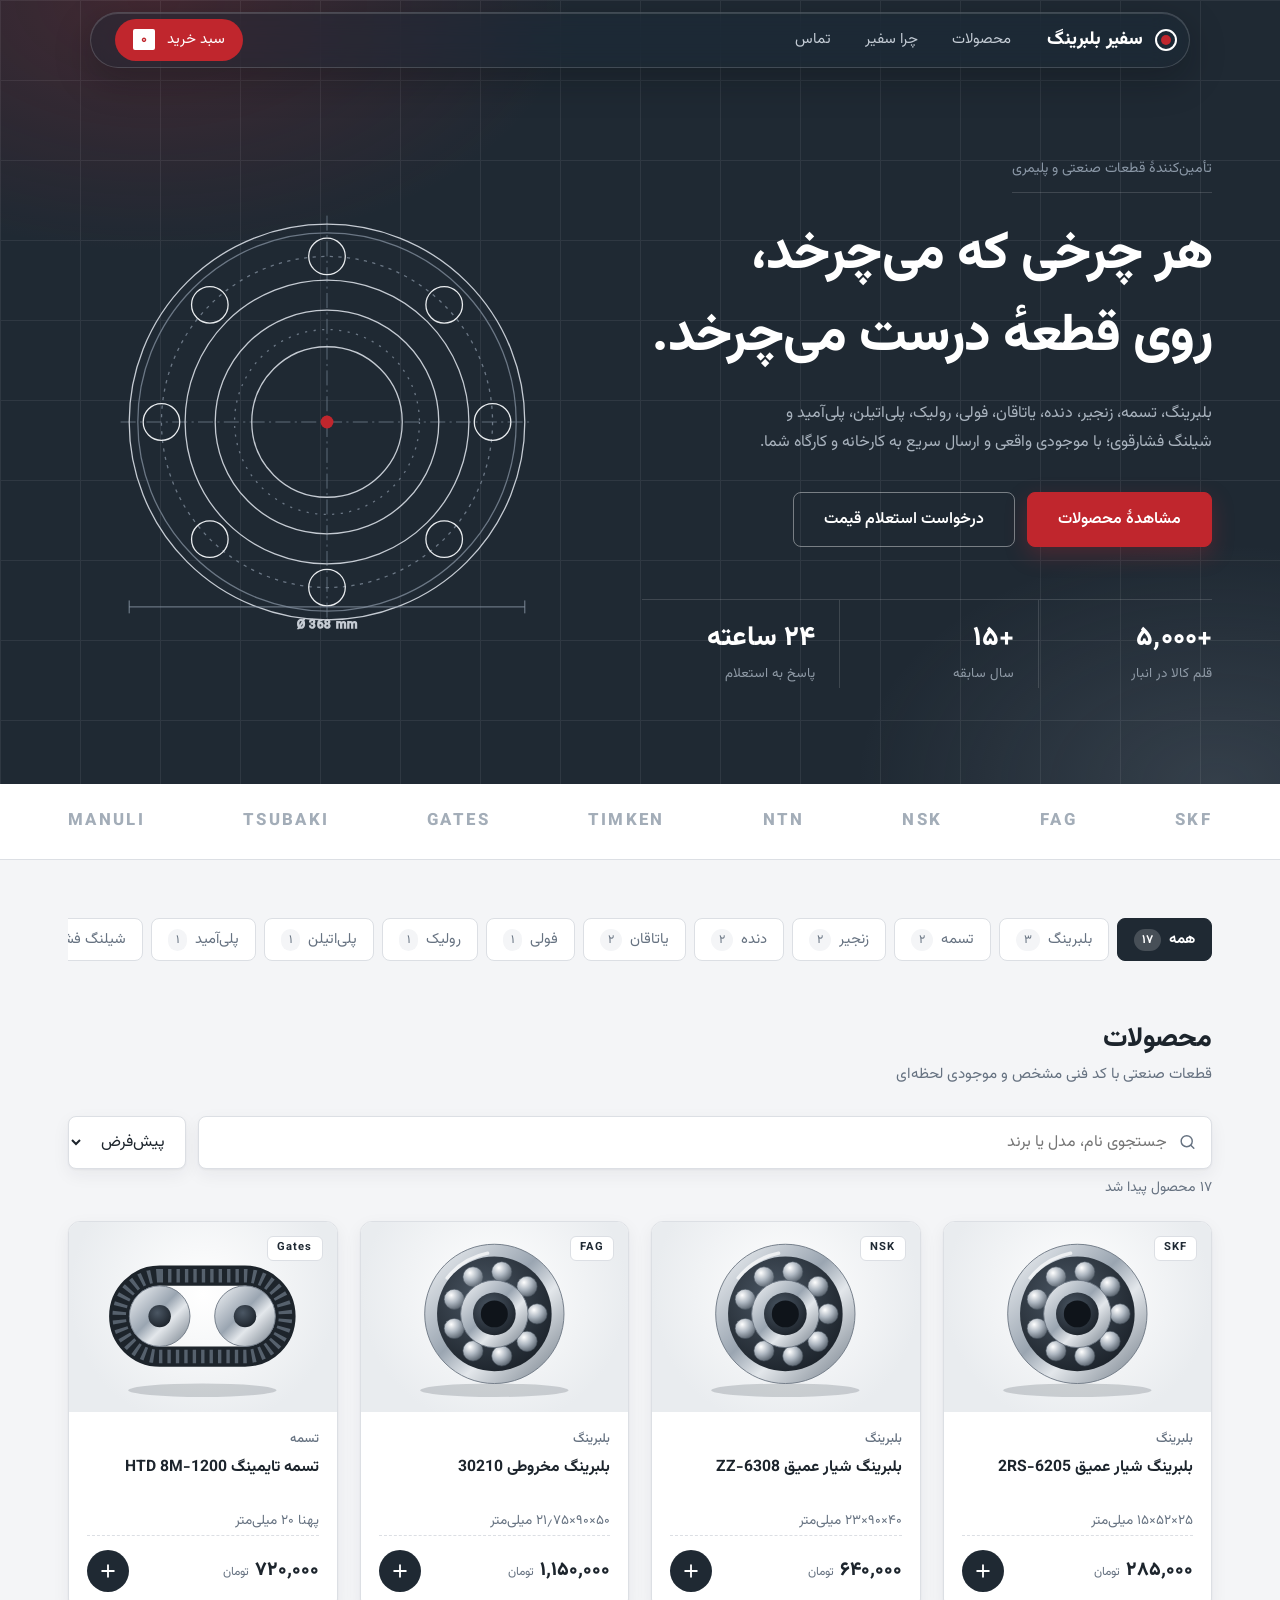
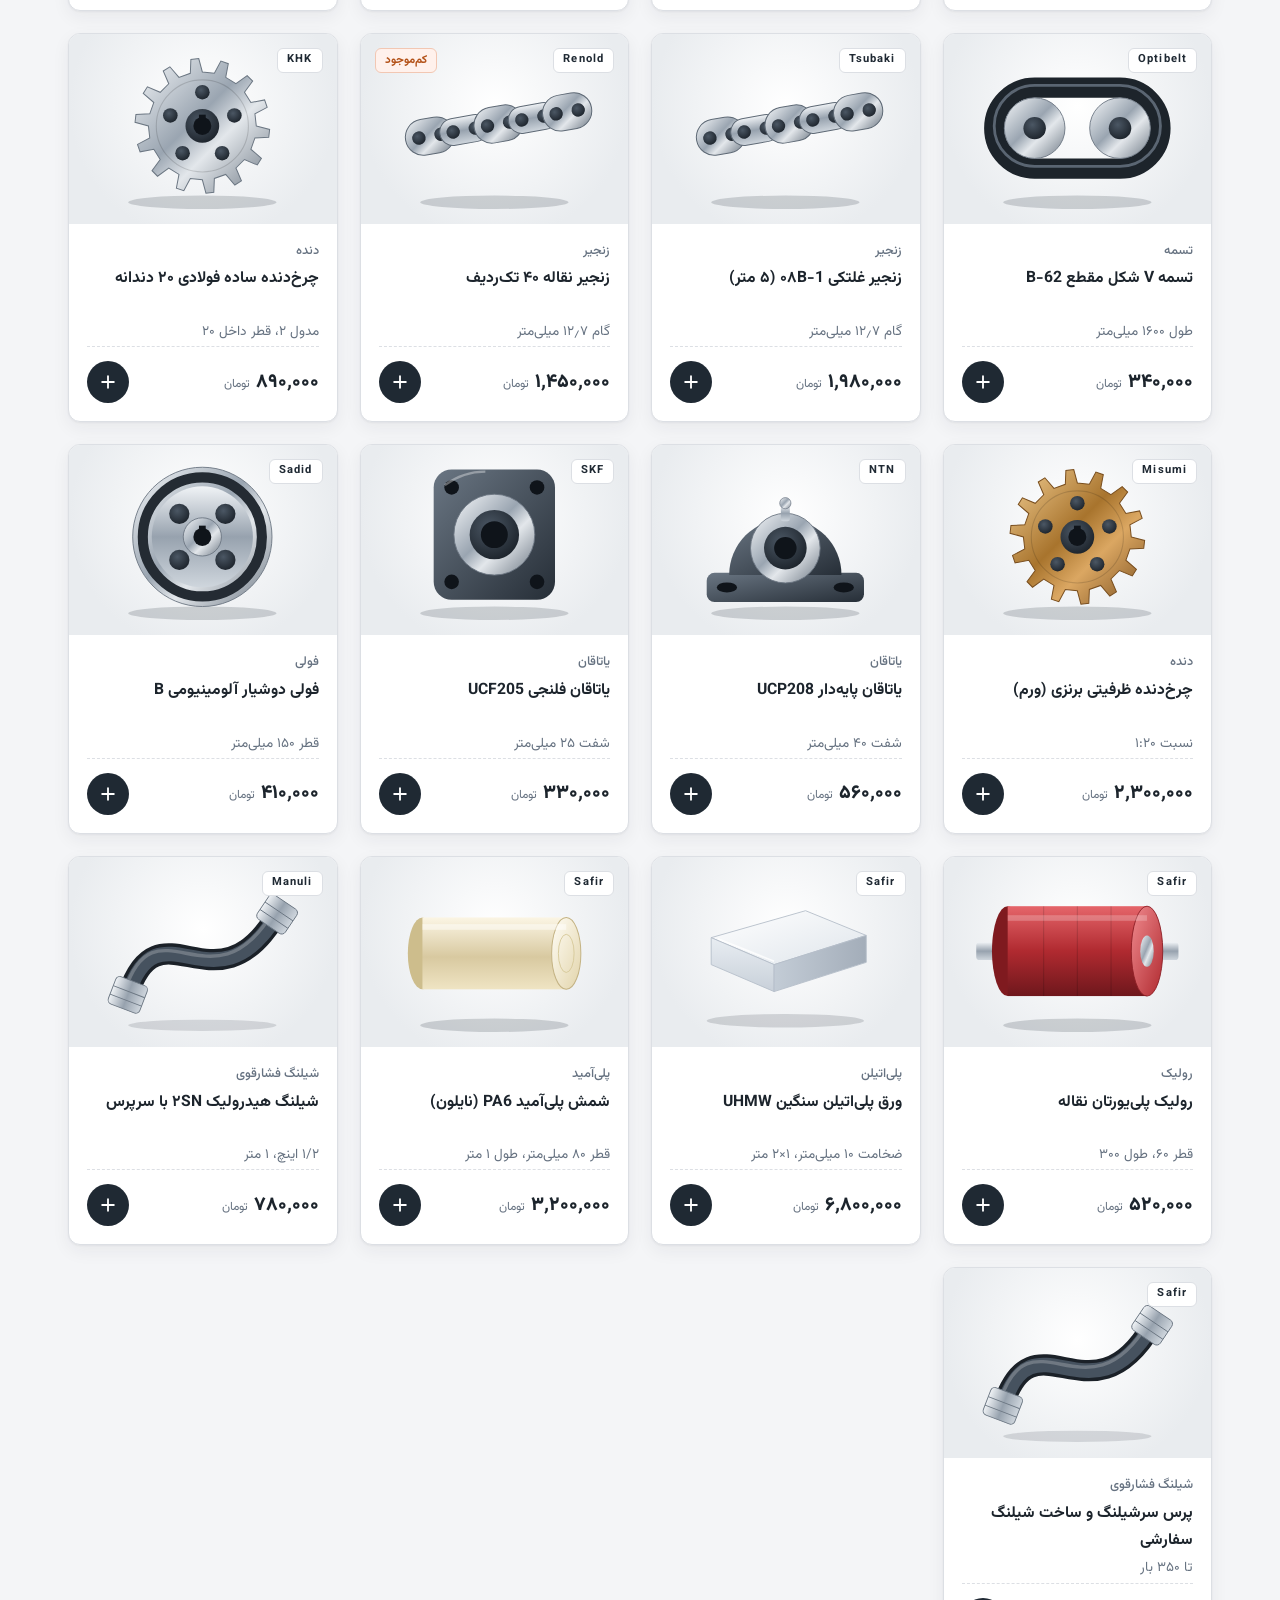
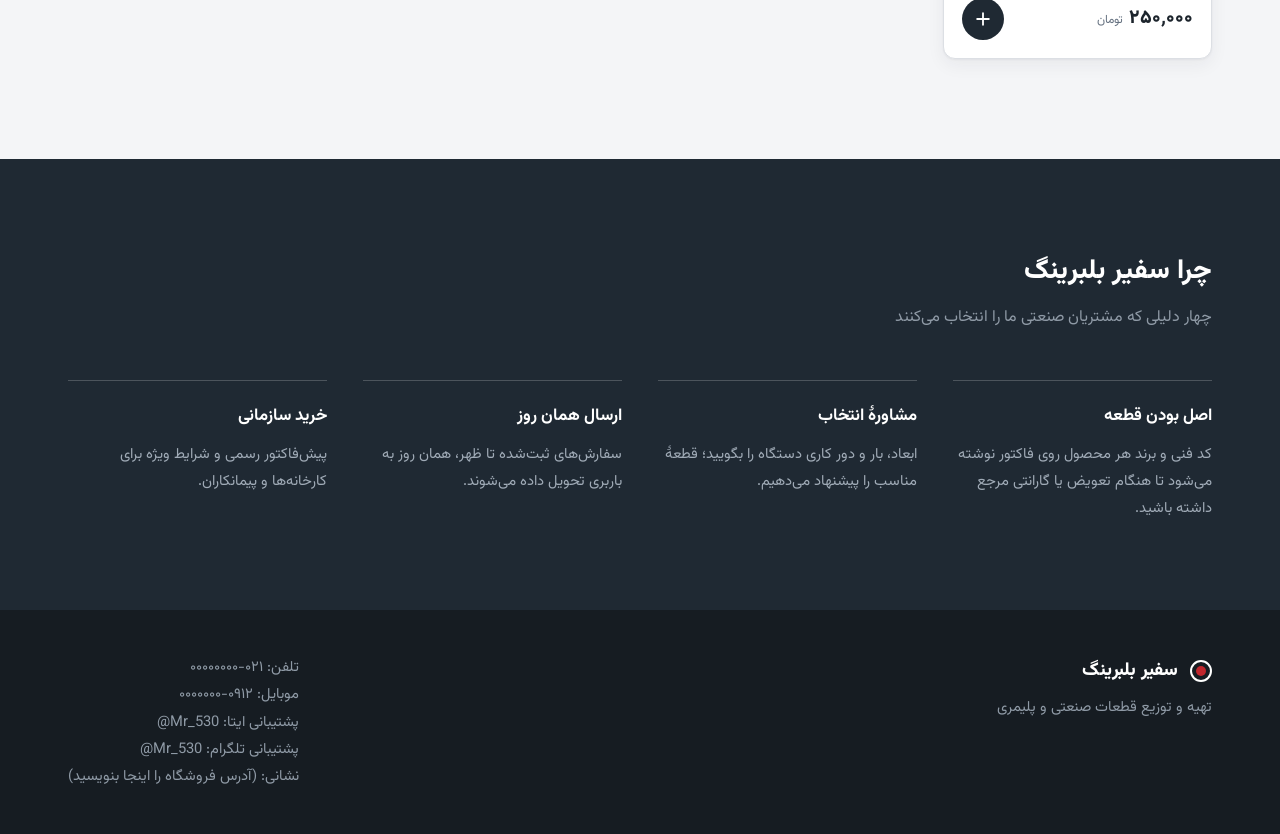
<file: index.html>
<!DOCTYPE html>
<html lang="fa" dir="rtl">
<head>
<meta charset="UTF-8">
<meta name="viewport" content="width=device-width, initial-scale=1">
<title>سفیر بلبرینگ | تهیه و توزیع قطعات صنعتی</title>
<meta name="description" content="تهیه و توزیع بلبرینگ، تسمه، زنجیر، دنده، یاتاقان، فولی، رولیک، پلی‌اتیلن، پلی‌آمید و شیلنگ‌های فشارقوی">
<link rel="preconnect" href="https://fonts.googleapis.com">
<link rel="preconnect" href="https://fonts.gstatic.com" crossorigin>
<link href="https://fonts.googleapis.com/css2?family=Vazirmatn:wght@400;500;700;900&display=swap" rel="stylesheet">
<link rel="stylesheet" href="style.css">
</head>
<body>
<div class="progress" id="progress"></div>

<header class="top" id="top">
  <div class="wrap bar">
    <a class="logo" href="#"><span class="mark"></span>سفیر بلبرینگ</a>
    <nav class="nav">
      <a href="#products">محصولات</a>
      <a href="#why">چرا سفیر</a>
      <a href="#contact">تماس</a>
    </nav>
    <button class="cart-btn" id="openCart" aria-label="سبد خرید">
      سبد خرید <b id="cartCount">۰</b>
    </button>
  </div>
</header>

<section class="hero">
  <div class="wrap hero-grid">
    <div>
      <span class="tag">تأمین‌کنندهٔ قطعات صنعتی و پلیمری</span>
      <h1>هر چرخی که می‌چرخد،<br>روی قطعهٔ درست می‌چرخد.</h1>
      <p>بلبرینگ، تسمه، زنجیر، دنده، یاتاقان، فولی، رولیک، پلی‌اتیلن، پلی‌آمید و شیلنگ فشارقوی؛ با موجودی واقعی و ارسال سریع به کارخانه و کارگاه شما.</p>
      <div class="cta">
        <a class="btn primary" href="#products">مشاهدهٔ محصولات</a>
        <a class="btn" href="#contact">درخواست استعلام قیمت</a>
      </div>
      <div class="stats">
        <div><b data-count="5000" data-pre="+">+۵۰۰۰</b><span>قلم کالا در انبار</span></div>
        <div><b data-count="15" data-pre="+">+۱۵</b><span>سال سابقه</span></div>
        <div><b>۲۴ ساعته</b><span>پاسخ به استعلام</span></div>
      </div>
    </div>
    <div class="bearing" aria-hidden="true">
      <svg viewBox="0 0 400 400" fill="none" stroke="#c5cbd3" stroke-width="1.2">
        <path d="M200 8v384M8 200h384" stroke="#6b7785" stroke-dasharray="14 4 2 4" stroke-width=".8"/>
        <circle cx="200" cy="200" r="184"/><circle cx="200" cy="200" r="176" stroke="#6b7785"/>
        <circle cx="200" cy="200" r="132"/>
        <g class="spin"><circle cx="200" cy="200" r="154" stroke="#6b7785" stroke-dasharray="3 5"/>
          <g stroke="#e9ecef"><circle cx="200" cy="200" r="17" transform="translate(0 -154)"/><circle cx="200" cy="200" r="17" transform="translate(109 -109)"/><circle cx="200" cy="200" r="17" transform="translate(154 0)"/><circle cx="200" cy="200" r="17" transform="translate(109 109)"/><circle cx="200" cy="200" r="17" transform="translate(0 154)"/><circle cx="200" cy="200" r="17" transform="translate(-109 109)"/><circle cx="200" cy="200" r="17" transform="translate(-154 0)"/><circle cx="200" cy="200" r="17" transform="translate(-109 -109)"/></g></g>
        <circle cx="200" cy="200" r="104"/><circle cx="200" cy="200" r="70"/>
        <g class="spin2"><circle cx="200" cy="200" r="86" stroke="#6b7785" stroke-dasharray="2 6"/></g>
        <circle cx="200" cy="200" r="6" fill="#C0262D" stroke="none"/>
        <path d="M16 372h368M16 366v12M384 366v12" stroke="#8A97A6" stroke-width=".8"/>
        <text x="200" y="392" text-anchor="middle">Ø 368 mm</text>
      </svg>
    </div>
  </div>
</section>

<div class="brands" aria-hidden="true"><div class="track">
  <span>SKF</span><span>FAG</span><span>NSK</span><span>NTN</span><span>TIMKEN</span><span>GATES</span><span>TSUBAKI</span><span>MANULI</span>
  <span>SKF</span><span>FAG</span><span>NSK</span><span>NTN</span><span>TIMKEN</span><span>GATES</span><span>TSUBAKI</span><span>MANULI</span>
</div></div>

<section class="wrap cats" aria-label="دسته‌بندی">
  <div class="chips" id="chips"></div>
</section>

<main class="wrap" id="products">
  <div class="sec-head"><h2>محصولات</h2><p>قطعات صنعتی با کد فنی مشخص و موجودی لحظه‌ای</p></div>
  <div class="tools">
    <label class="search"><svg viewBox="0 0 24 24" fill="none" stroke="currentColor" stroke-width="1.8" stroke-linecap="round"><circle cx="11" cy="11" r="7"/><path d="m20 20-3.5-3.5"/></svg><input id="search" type="search" placeholder="جستجوی نام، مدل یا برند"></label>
    <select id="sort" aria-label="مرتب‌سازی">
      <option value="def">پیش‌فرض</option>
      <option value="asc">ارزان‌ترین</option>
      <option value="desc">گران‌ترین</option>
    </select>
  </div>
  <p class="found" id="found"></p>
  <div class="grid" id="grid"></div>
</main>

<section class="why-band" id="why"><div class="wrap">
  <h2 class="rv">چرا سفیر بلبرینگ</h2>
  <p class="sub rv">چهار دلیلی که مشتریان صنعتی ما را انتخاب می‌کنند</p>
  <div class="why-grid">
    <div class="rv"><h3>اصل بودن قطعه</h3><p>کد فنی و برند هر محصول روی فاکتور نوشته می‌شود تا هنگام تعویض یا گارانتی مرجع داشته باشید.</p></div>
    <div class="rv"><h3>مشاورهٔ انتخاب</h3><p>ابعاد، بار و دور کاری دستگاه را بگویید؛ قطعهٔ مناسب را پیشنهاد می‌دهیم.</p></div>
    <div class="rv"><h3>ارسال همان روز</h3><p>سفارش‌های ثبت‌شده تا ظهر، همان روز به باربری تحویل داده می‌شوند.</p></div>
    <div class="rv"><h3>خرید سازمانی</h3><p>پیش‌فاکتور رسمی و شرایط ویژه برای کارخانه‌ها و پیمانکاران.</p></div>
  </div>
</div></section>

<footer id="contact">
  <div class="wrap foot">
    <div>
      <b class="logo"><span class="mark"></span>سفیر بلبرینگ</b>
      <p>تهیه و توزیع قطعات صنعتی و پلیمری</p>
    </div>
    <div>
      <p>تلفن: ۰۲۱-۰۰۰۰۰۰۰۰</p>
      <p>موبایل: ۰۹۱۲-۰۰۰۰۰۰۰</p>
      <p>پشتیبانی ایتا: <a id="fEitaa" href="#" target="_blank" rel="noopener" dir="ltr"></a></p>
      <p>پشتیبانی تلگرام: <a id="fTg" href="#" target="_blank" rel="noopener" dir="ltr"></a></p>
      <p>نشانی: (آدرس فروشگاه را اینجا بنویسید)</p>
    </div>
  </div>
</footer>

<div class="overlay" id="overlay"></div>
<aside class="drawer" id="drawer" data-step="1" aria-label="سبد خرید">
  <div class="d-top">
    <div class="d-title"><h2>سبد خرید</h2><span class="d-count" id="headCount"></span></div>
    <div class="dh-actions"><button class="link" id="clear">خالی کردن</button><button class="d-x" id="closeCart" aria-label="بستن">✕</button></div>
  </div>
  <ol class="steps" id="steps">
    <li class="s1"><i>۱</i>مرور سبد</li>
    <li class="s2"><i>۲</i>اطلاعات و ثبت</li>
  </ol>
  <div class="views">
    <div class="view v1"><div class="items" id="items"></div></div>
    <div class="view v2">
      <div class="rev"><span id="rev"></span><button class="link" id="backBtn">ویرایش سبد</button></div>
      <label class="fld"><span>نام یا نام شرکت</span><input id="cName" type="text" autocomplete="name"></label>
      <label class="fld"><span>شمارهٔ تماس <em>*</em></span><input id="cPhone" type="tel" autocomplete="tel" dir="ltr" placeholder="09xxxxxxxxx"></label>
      <label class="fld"><span>توضیحات (اختیاری)</span><textarea id="cNote" rows="3" placeholder="برند دلخواه، آدرس ارسال، نیاز به پیش‌فاکتور..."></textarea></label>
    </div>
  </div>
  <div class="drawer-foot" id="cartFoot">
    <div class="sum total"><span>جمع کل</span><b id="total">۰ <small>تومان</small></b></div>
    <button class="btn primary full f1" id="nextBtn">ادامه و تکمیل سفارش</button>
    <div class="f2">
      <button class="btn primary full" id="sendEitaa">ثبت سفارش در ایتا</button>
      <div class="alt"><button id="sendTg">ارسال در تلگرام</button><span>·</span><button id="copyOrder">کپی متن سفارش</button></div>
    </div>
    <p class="note">هزینهٔ ارسال و مالیات پس از تأیید کارشناس اعلام می‌شود.</p>
  </div>
</aside>
<div class="modal" id="modal" role="dialog" aria-modal="true"><button id="closeModal" aria-label="بستن">✕</button><div id="modalBody"></div></div>
<button class="totop" id="totop" aria-label="بازگشت به بالا">↑</button>
<div class="toast" id="toast" role="status"></div>

<script src="data.js"></script>
<script src="script.js"></script>
</body>
</html>
</file>
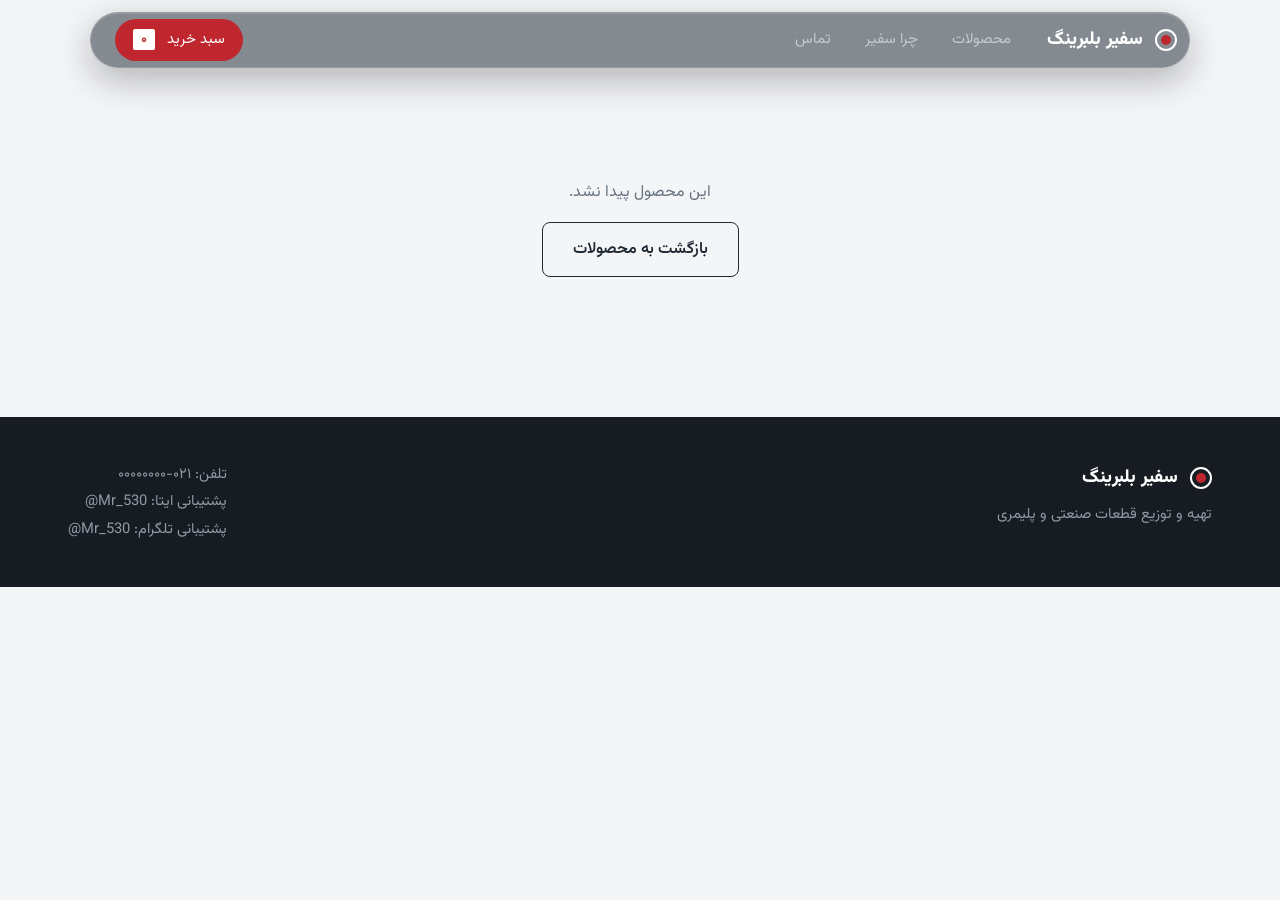
<file: product.html>
<!DOCTYPE html>
<html lang="fa" dir="rtl">
<head>
<meta charset="UTF-8">
<meta name="viewport" content="width=device-width, initial-scale=1">
<title>محصول | سفیر بلبرینگ</title>
<meta name="description" content="مشخصات و قیمت محصول در فروشگاه سفیر بلبرینگ" id="metaDesc">
<link rel="preconnect" href="https://fonts.googleapis.com">
<link rel="preconnect" href="https://fonts.gstatic.com" crossorigin>
<link href="https://fonts.googleapis.com/css2?family=Vazirmatn:wght@400;500;700;900&display=swap" rel="stylesheet">
<link rel="stylesheet" href="style.css">
</head>
<body class="inner">
<div class="progress" id="progress"></div>
<header class="top" id="top">
  <div class="wrap bar">
    <a class="logo" href="index.html"><span class="mark"></span>سفیر بلبرینگ</a>
    <nav class="nav">
      <a href="index.html#products">محصولات</a>
      <a href="index.html#why">چرا سفیر</a>
      <a href="index.html#contact">تماس</a>
    </nav>
    <a class="cart-btn" href="index.html?cart=1">سبد خرید <b id="cartCount">۰</b></a>
  </div>
</header>

<main class="wrap pdp-page" id="page"></main>

<footer id="contact">
  <div class="wrap foot">
    <div>
      <b class="logo"><span class="mark"></span>سفیر بلبرینگ</b>
      <p>تهیه و توزیع قطعات صنعتی و پلیمری</p>
    </div>
    <div>
      <p>تلفن: ۰۲۱-۰۰۰۰۰۰۰۰</p>
      <p>پشتیبانی ایتا: <a id="fEitaa" href="#" target="_blank" rel="noopener" dir="ltr"></a></p>
      <p>پشتیبانی تلگرام: <a id="fTg" href="#" target="_blank" rel="noopener" dir="ltr"></a></p>
    </div>
  </div>
</footer>
<div class="toast" id="toast" role="status"></div>
<script src="data.js"></script>
<script src="product.js"></script>
</body>
</html>
</file>
<file: style.css>
:root{
  --ink:#1F2933; --ink2:#2e3b48; --red:#C0262D; --red2:#E5484D; --steel:#8A97A6;
  --bg:#F4F5F7; --card:#fff; --line:#dcdfe4; --text:#1c242c; --muted:#667281; --ok:#1d7a52; --warn:#b4531a;
  --r:3px;
}
*{box-sizing:border-box;margin:0}
html{scroll-behavior:smooth;scroll-padding-top:80px}
body{font-family:'Vazirmatn',Tahoma,sans-serif;color:var(--text);background:var(--bg);line-height:1.85;font-weight:400}
a{color:inherit;text-decoration:none}
button,input,select{font:inherit;color:inherit}
:focus-visible{outline:2px solid var(--red);outline-offset:3px}
.wrap{max-width:1200px;margin:auto;padding:0 28px;position:relative}
.progress{position:fixed;top:0;inset-inline:0;height:2px;z-index:50;background:var(--red);transform-origin:right;transform:scaleX(0)}

/* header */
.top{position:sticky;top:0;z-index:20;background:var(--ink);color:#fff;border-bottom:1px solid rgba(255,255,255,.08);transition:.3s}
.bar{display:flex;align-items:center;gap:36px;height:72px;transition:.3s}
.top.shrunk .bar{height:58px}
.logo{display:flex;align-items:center;gap:12px;font-weight:800;font-size:1.15rem;letter-spacing:-.01em}
.mark{width:22px;height:22px;border-radius:50%;border:2px solid #fff;position:relative}
.mark::after{content:"";position:absolute;inset:4px;border-radius:50%;background:var(--red)}
.nav{display:flex;gap:30px;margin-inline-end:auto;color:#b4bcc6;font-size:.93rem}
.nav a{position:relative;padding:4px 0;transition:.2s}
.nav a::after{content:"";position:absolute;bottom:0;inset-inline:0;height:1px;background:#fff;transform:scaleX(0);transition:.25s}
.nav a:hover{color:#fff}.nav a:hover::after{transform:scaleX(1)}
.cart-btn{background:transparent;color:#fff;border:1px solid rgba(255,255,255,.35);border-radius:var(--r);padding:7px 18px;cursor:pointer;transition:.2s;font-size:.93rem}
.cart-btn:hover{background:#fff;color:var(--ink)}
.cart-btn b{background:var(--red);color:#fff;border-radius:2px;padding:0 8px;margin-inline-start:8px;font-size:.85rem}

/* hero */
.hero{background:var(--ink);color:#fff;padding:88px 0 96px;position:relative;overflow:hidden}
.hero::before{content:"";position:absolute;inset:0;opacity:.07;background-image:linear-gradient(#fff 1px,transparent 1px),linear-gradient(90deg,#fff 1px,transparent 1px);background-size:80px 80px}
.hero-grid{display:grid;grid-template-columns:1.1fr 1fr;gap:56px;align-items:center}
.tag{display:block;font-size:.88rem;color:var(--steel);margin-bottom:22px;padding-bottom:10px;border-bottom:1px solid rgba(255,255,255,.14);max-width:max-content}
.hero h1{font-size:clamp(2rem,4.2vw,3.3rem);line-height:1.55;font-weight:800;margin-bottom:20px;letter-spacing:-.01em}
.hero p{max-width:52ch;color:#a9b3be;margin-bottom:34px}
.cta{display:flex;flex-wrap:wrap;gap:12px}
.btn{display:inline-block;border:1px solid var(--line);background:transparent;color:inherit;border-radius:var(--r);padding:12px 30px;font-weight:600;cursor:pointer;transition:.25s}
.hero .btn{border-color:rgba(255,255,255,.4);color:#fff}
.hero .btn:hover{background:#fff;color:var(--ink)}
.btn.primary,.hero .btn.primary{background:var(--red);border-color:var(--red);color:#fff}
.btn.primary:hover,.hero .btn.primary:hover{background:#a51f25;border-color:#a51f25;color:#fff}
.btn.full{width:100%}
.btn:disabled{opacity:.4;cursor:not-allowed}
.stats{display:flex;margin-top:52px;border-top:1px solid rgba(255,255,255,.14)}
.stats div{flex:1;padding:20px 0 0;padding-inline-end:20px}
.stats div+div{padding-inline-start:24px;border-inline-start:1px solid rgba(255,255,255,.14)}
.stats b{display:block;font-size:1.7rem;font-weight:800;line-height:1.4}
.stats span{color:#8f9aa6;font-size:.84rem}

/* technical bearing drawing (precise, scroll-driven) */
.bearing{--rot:0deg;--py:0px;width:min(430px,86vw);margin:auto;transform:translateY(var(--py))}
.bearing svg{width:100%;height:auto;display:block;overflow:visible}
.bearing .spin{transform-box:fill-box;transform-origin:center;transform:rotate(var(--rot))}
.bearing .spin2{transform-box:fill-box;transform-origin:center;transform:rotate(calc(var(--rot) * -1.6))}
.bearing text{font-family:'Vazirmatn',sans-serif;font-size:11px;fill:#8f9aa6;letter-spacing:.06em}

/* brands */
.brands{background:#fff;border-bottom:1px solid var(--line)}
.track{display:flex;justify-content:space-between;gap:30px;max-width:1200px;margin:auto;padding:22px 28px;font-weight:800;font-size:1.05rem;color:#a3adb8;letter-spacing:.14em}
.track span:nth-child(n+9){display:none}

/* categories */
.cats{margin-top:56px}
.chips{display:flex;gap:0;overflow-x:auto;border-bottom:1px solid var(--line);scrollbar-width:none}
.chip{flex:none;border:0;background:none;padding:10px 20px;cursor:pointer;color:var(--muted);position:relative;transition:.2s}
.chip::after{content:"";position:absolute;bottom:-1px;inset-inline:0;height:2px;background:var(--red);transform:scaleX(0);transition:.25s}
.chip:hover{color:var(--ink)}
.chip.on{color:var(--ink);font-weight:700}
.chip.on::after{transform:scaleX(1)}

/* tools + grid */
.tools{display:flex;flex-wrap:wrap;gap:12px;margin:28px 0 6px}
.tools input{flex:1;min-width:220px}
.tools input,.tools select{background:#fff;border:1px solid var(--line);border-radius:var(--r);padding:11px 16px}
.tools input:focus{border-color:var(--ink);outline:0}
.found{color:var(--muted);font-size:.88rem;margin-bottom:20px}
.grid{display:grid;grid-template-columns:repeat(auto-fill,minmax(262px,1fr));gap:24px}
.card{background:var(--card);border:1px solid var(--line);border-radius:var(--r);overflow:hidden;display:flex;flex-direction:column;cursor:pointer;position:relative;transition:border-color .3s,box-shadow .3s,opacity .6s,transform .6s}
.card::after{content:"";position:absolute;bottom:0;inset-inline:0;height:2px;background:var(--red);transform:scaleX(0);transform-origin:right;transition:.35s}
.card:hover{border-color:#b9c0c9;box-shadow:0 14px 34px rgba(31,41,51,.1)}
.card:hover::after{transform:scaleX(1)}
.pic{height:176px;display:grid;place-items:center;color:var(--ink2);position:relative;background:#eceef1;border-bottom:1px solid var(--line)}
.pic svg{width:84px;height:84px}
.brand-tag{position:absolute;top:12px;inset-inline-start:12px;font-size:.72rem;font-weight:700;color:var(--muted);letter-spacing:.1em}
.info{padding:18px 20px 20px;display:flex;flex-direction:column;gap:3px;flex:1}
.info small{color:var(--red);font-weight:600;font-size:.8rem}
.info h3{font-size:1rem;line-height:1.7;font-weight:700}
.spec{font-size:.85rem;color:var(--muted)}
.stock{font-size:.8rem;color:var(--ok);font-weight:600}
.stock.low{color:var(--warn)}
.buy{display:flex;align-items:center;justify-content:space-between;margin-top:auto;padding-top:16px}
.price{font-weight:800;font-size:1.08rem}
.price span{font-weight:400;font-size:.78rem;color:var(--muted)}
.add{background:var(--ink);color:#fff;border:0;border-radius:var(--r);padding:7px 18px;cursor:pointer;font-weight:600;font-size:.9rem;transition:.2s}
.add:hover{background:var(--red)}
.empty{grid-column:1/-1;text-align:center;color:var(--muted);padding:48px}

/* subtle reveal */
.rv{opacity:0;transform:translateY(14px);transition:opacity .6s ease,transform .6s ease}
.rv.in{opacity:1;transform:none}

/* why */
.why-band{background:var(--ink);color:#fff;margin-top:100px;padding:88px 0}
.why-band h2{font-size:1.7rem;font-weight:800;margin-bottom:6px}
.why-band .sub{color:#8f9aa6;margin-bottom:48px}
.why-grid{display:grid;grid-template-columns:repeat(auto-fit,minmax(230px,1fr));gap:36px}
.why-grid div{border-top:1px solid rgba(255,255,255,.2);padding-top:20px;transition:border-color .3s}
.why-grid div:hover{border-top-color:var(--red2)}
.why-grid h3{margin-bottom:8px;font-size:1.05rem}
.why-grid p{color:#a0abb7;font-size:.92rem}
footer{background:#161c22;color:#8f9aa6;padding:44px 0;font-size:.92rem}
footer .logo{color:#fff;margin-bottom:6px}
.foot{display:flex;flex-wrap:wrap;gap:32px;justify-content:space-between}

/* drawer + modal */
.overlay{position:fixed;inset:0;background:rgba(15,20,26,.6);opacity:0;pointer-events:none;transition:.3s;z-index:30}
body.open .overlay,body.pop .overlay{opacity:1;pointer-events:auto}
.drawer{position:fixed;top:0;bottom:0;left:0;width:min(420px,100%);background:#fff;z-index:31;display:flex;flex-direction:column;transform:translateX(-100%);transition:.35s}
body.open .drawer{transform:none}
.drawer-head{display:flex;justify-content:space-between;align-items:center;padding:20px 24px;border-bottom:1px solid var(--line)}
.drawer-head h2{font-size:1.1rem}
.drawer-head button,.modal>button{background:none;border:0;font-size:1.1rem;cursor:pointer;color:inherit}
.items{flex:1;overflow-y:auto;padding:6px 24px}
.ci{display:grid;grid-template-columns:64px 1fr auto;gap:14px;padding:18px 0;border-bottom:1px solid var(--line);align-items:start}
.ci-pic{width:64px;height:64px;background:#eceef1;display:grid;place-items:center;color:var(--ink2);border-radius:var(--r)}
.ci-pic svg{width:34px;height:34px}
.ci-body{display:flex;flex-direction:column;gap:1px;min-width:0}
.ci-body b{font-size:.93rem;line-height:1.6}
.ci-body small{color:var(--muted);font-size:.8rem}
.ci-line{display:flex;align-items:center;justify-content:space-between;margin-top:10px}
.ci-sum{color:var(--ink);font-size:.95rem}
.ci-rm{background:none;border:0;color:#9aa4af;cursor:pointer;padding:2px 6px;font-size:.95rem;transition:.2s}
.ci-rm:hover{color:#b3261e}
.qty{display:inline-flex;align-items:center;border:1px solid var(--line);border-radius:var(--r);overflow:hidden}
.qty button{width:30px;height:30px;border:0;background:#fff;cursor:pointer;font-size:1rem}
.qty button:hover{background:var(--ink);color:#fff}
.qty b{min-width:34px;text-align:center;font-size:.95rem}
.cart-empty{display:grid;justify-items:center;gap:14px;padding:70px 10px;color:var(--muted);text-align:center}
.cart-empty svg{width:72px;height:72px;color:#b9c0c9}
.cart-empty .btn{color:var(--ink);border-color:var(--ink)}
.cart-empty .btn:hover{background:var(--ink);color:#fff}
.drawer-foot{padding:18px 24px 20px;border-top:1px solid var(--line);display:grid;gap:10px;background:var(--bg)}
.cust{background:#fff;border:1px solid var(--line);border-radius:var(--r);padding:10px 14px}
.cust summary{cursor:pointer;font-size:.9rem;font-weight:600}
.cust input,.cust textarea{display:block;width:100%;margin-top:10px;background:var(--bg);border:1px solid var(--line);border-radius:var(--r);padding:9px 12px;font-size:.9rem;resize:vertical}
.cust input:focus,.cust textarea:focus{border-color:var(--ink);outline:0}
.sum{display:flex;justify-content:space-between;font-size:.92rem;color:var(--muted)}
.sum.total{font-size:1.15rem;color:var(--text);padding-top:8px;border-top:1px dashed var(--line)}
.note{font-size:.78rem;color:var(--muted);line-height:1.7}
.two{display:grid;grid-template-columns:1fr 1fr;gap:10px}
.drawer-foot .btn:not(.primary){color:var(--ink);border-color:#b9c0c9;padding:10px 8px;font-size:.88rem;background:#fff}
.drawer-foot .btn:not(.primary):hover{background:var(--ink);color:#fff}
.drawer-head small{color:var(--muted);font-weight:400;font-size:.85rem}
.bump{animation:bump .4s}
@keyframes bump{40%{transform:scale(1.35)}}
.link{background:none;border:0;color:var(--muted);cursor:pointer;text-decoration:underline;font-size:.88rem}
.modal{position:fixed;z-index:32;top:50%;left:50%;width:min(740px,92vw);max-height:90vh;overflow:auto;background:#fff;border-radius:var(--r);transform:translate(-50%,-47%);opacity:0;pointer-events:none;transition:.3s;padding:30px;box-shadow:0 30px 80px rgba(15,20,26,.4)}
body.pop .modal{transform:translate(-50%,-50%);opacity:1;pointer-events:auto}
.modal>button{position:absolute;top:14px;inset-inline-end:18px}
.m-grid{display:grid;grid-template-columns:1fr 1.4fr;gap:30px}
.m-pic{display:grid;place-items:center;background:#eceef1;color:var(--ink2);min-height:220px}
.m-pic svg{width:120px;height:120px}
.m-info h2{font-size:1.2rem;line-height:1.7;margin-bottom:14px}
.m-info table{width:100%;border-collapse:collapse;margin-bottom:20px;font-size:.92rem}
.m-info td{padding:9px 0;border-bottom:1px solid var(--line)}
.m-info td:first-child{color:var(--muted);width:32%}
.toast{position:fixed;bottom:26px;right:50%;transform:translate(50%,20px);background:var(--ink);color:#fff;padding:11px 24px;border-radius:var(--r);opacity:0;transition:.3s;z-index:60;border-inline-start:3px solid var(--red)}
.toast.show{opacity:1;transform:translate(50%,0)}
.totop{position:fixed;bottom:24px;inset-inline-start:24px;width:42px;height:42px;border-radius:var(--r);border:1px solid var(--line);background:#fff;color:var(--ink);font-size:1.1rem;cursor:pointer;z-index:25;opacity:0;pointer-events:none;transition:.3s}
.totop:hover{background:var(--ink);color:#fff}
.totop.show{opacity:1;pointer-events:auto}


@media (prefers-reduced-motion:reduce){
  *,*::before,*::after{animation:none!important;transition:none!important;scroll-behavior:auto!important}
  .rv{opacity:1;transform:none}
}

/* product page */
a.cart-btn{display:inline-block}
.pdp-page{padding-top:30px;padding-bottom:70px}
.crumbs{font-size:.85rem;color:var(--muted);margin-bottom:26px}
.crumbs a:hover{color:var(--red)}
.pdp{display:grid;grid-template-columns:1.05fr 1fr;gap:48px;align-items:start}
.gal-main{background:#eceef1;border:1px solid var(--line);border-radius:var(--r);aspect-ratio:1/.82;display:grid;place-items:center;color:var(--ink2)}
.gal-main svg{width:62%;height:auto;max-height:80%}
.thumbs{display:grid;grid-template-columns:repeat(3,1fr);gap:12px;margin-top:12px}
.th{background:#fff;border:1px solid var(--line);border-radius:var(--r);padding:10px 6px 6px;cursor:pointer;color:var(--ink2);display:grid;justify-items:center;gap:2px;transition:.2s}
.th svg{width:56px;height:46px}
.th span{font-size:.78rem;color:var(--muted)}
.th:hover{border-color:#aab2bc}
.th.on{border-color:var(--red);box-shadow:inset 0 -2px 0 var(--red)}
.gal-note{font-size:.78rem;color:var(--muted);margin-top:12px}
.pinfo{display:flex;flex-direction:column;gap:6px}
.kicker{color:var(--red);font-weight:600}
.pinfo h1{font-size:1.65rem;line-height:1.6;font-weight:800}
.pcode{font-size:.85rem;color:var(--muted)}
.desc{margin:6px 0 10px;color:#3a4652}
.pprice{font-size:1.9rem;font-weight:800}
.pprice span{font-size:.85rem;font-weight:400;color:var(--muted)}
.buyrow{display:flex;gap:12px;margin:14px 0 4px;flex-wrap:wrap}
.buyrow .qty button{height:46px;width:40px}
.buyrow .qty b{min-width:44px}
.buyrow .btn{flex:1;min-width:180px}
.btn.ask{color:var(--ink);border-color:#b9c0c9;background:#fff;margin-top:8px}
.btn.ask:hover{background:var(--ink);color:#fff}
.specs{width:100%;border-collapse:collapse;margin-top:24px;font-size:.93rem}
.specs td{padding:11px 0;border-bottom:1px solid var(--line)}
.specs td:first-child{color:var(--muted);width:34%}
.rel-title{font-size:1.3rem;margin:70px 0 22px;padding-top:26px;border-top:1px solid var(--line)}
a.card{color:inherit}


/* mobile refinements */



/* ===== v2: modern UI ===== */
:root{--r:8px;--shadow-s:0 1px 2px rgba(31,41,51,.05),0 6px 18px rgba(31,41,51,.06)}
.top{background:rgba(31,41,51,.86);backdrop-filter:blur(14px) saturate(1.4);-webkit-backdrop-filter:blur(14px) saturate(1.4)}
.hero{background:radial-gradient(700px 420px at 12% 0,rgba(192,38,45,.22),transparent 60%),radial-gradient(600px 400px at 95% 100%,rgba(138,151,166,.2),transparent 60%),var(--ink)}
.btn,.cart-btn,.add,.tools input,.tools select,.chip{border-radius:var(--r)}
.btn.primary{box-shadow:0 8px 22px rgba(192,38,45,.28)}
.btn.primary:hover{transform:translateY(-1px)}

.sec-head{margin:52px 0 6px}
.sec-head h2{font-size:1.7rem;font-weight:800;line-height:1.4}
.sec-head p{color:var(--muted);font-size:.95rem}

.chips{gap:8px;border-bottom:0;padding:2px 0 8px}
.chip{border:1px solid var(--line);background:#fff;padding:7px 16px;font-size:.92rem;display:inline-flex;gap:8px;align-items:center}
.chip::after{display:none}
.chip i{font-style:normal;font-size:.75rem;background:var(--bg);color:var(--muted);border-radius:20px;padding:0 8px}
.chip.on{background:var(--ink);border-color:var(--ink);color:#fff}
.chip.on i{background:rgba(255,255,255,.18);color:#fff}

.search{flex:1;min-width:230px;position:relative;display:block}
.search svg{position:absolute;inset-inline-start:15px;top:50%;width:19px;height:19px;transform:translateY(-50%);color:var(--muted);pointer-events:none}
.search input{width:100%;padding-inline-start:44px;min-width:0}
.tools input,.tools select{background:#fff;box-shadow:var(--shadow-s)}

/* product cards */
.grid{gap:22px}
.card{border-radius:12px;box-shadow:var(--shadow-s);--mx:50%;--my:0}
.card::after{display:none}
.card::before{content:"";position:absolute;inset:0;pointer-events:none;opacity:0;transition:opacity .3s;z-index:2;
  background:radial-gradient(260px circle at var(--mx) var(--my),rgba(192,38,45,.09),transparent 65%)}
.card:hover::before{opacity:1}
.card:hover{transform:translateY(-4px);border-color:#c9cfd6;box-shadow:0 18px 40px rgba(31,41,51,.13)}
.pic{height:190px;border-bottom:0;background:radial-gradient(circle at 50% 38%,#fff 0,#e9ecef 75%)}
.pic svg{width:92px;height:92px;stroke-width:1.3;transition:transform .45s cubic-bezier(.2,.8,.2,1)}
.card:hover .pic svg{transform:scale(1.08)}
.brand-tag{top:14px;inset-inline-start:14px;background:#fff;border:1px solid var(--line);border-radius:6px;padding:1px 9px;color:var(--ink);font-size:.7rem}
.badge{position:absolute;top:14px;inset-inline-end:14px;background:#fff1ec;color:var(--warn);border:1px solid #f2c7b3;border-radius:6px;padding:1px 9px;font-size:.72rem;font-weight:700}
.incart{position:absolute;bottom:12px;inset-inline-start:14px;background:var(--ink);color:#fff;border-radius:20px;padding:0 12px;font-size:.75rem}
.incart:empty{display:none}
.info{padding:16px 18px 18px;gap:2px}
.info small{color:var(--muted);font-weight:500}
.info h3{font-size:.98rem;min-height:3.3em}
.buy{padding-top:14px;margin-top:auto;border-top:1px dashed var(--line)}
.pr{display:flex;align-items:baseline;gap:6px}
.price{font-size:1.2rem;font-weight:800}
.cur{font-size:.75rem;color:var(--muted)}
.add{width:42px;height:42px;padding:0;display:grid;place-items:center;border-radius:50%;background:var(--ink);transition:.25s}
.add svg{width:20px;height:20px}
.add:hover{background:var(--red);transform:rotate(90deg)}
.add:active{transform:scale(.9)}

/* cart drawer: calmer, cleaner */
.drawer{border-radius:0 16px 16px 0;box-shadow:24px 0 60px rgba(15,20,26,.3)}
.drawer-head{padding:18px 22px;border-bottom:1px solid var(--line)}
.dh-actions{display:flex;align-items:center;gap:14px}
.dh-actions .link{font-size:.82rem}
.items{padding:4px 22px}
.ci{display:grid;grid-template-columns:52px 1fr auto;gap:12px;padding:16px 0;border-bottom:1px solid var(--line);align-items:center}
.ci-pic{width:52px;height:52px;border-radius:10px;background:#eceef1}
.ci-pic svg{width:28px;height:28px}
.ci-body b{font-size:.9rem;line-height:1.55;display:block}
.ci-body small{display:block;color:var(--muted);font-size:.76rem}
.ci-body .qty{margin-top:8px}
.qty{border-radius:8px}
.qty button{width:28px;height:28px}
.qty b{min-width:30px;font-size:.88rem}
.ci-side{display:flex;flex-direction:column;align-items:flex-end;justify-content:space-between;align-self:stretch}
.ci-rm{font-size:.8rem}
.ci-sum{font-size:.95rem;text-align:end}
.ci-sum small{display:block;font-size:.7rem;color:var(--muted);font-weight:400}
.drawer-foot{padding:16px 22px 18px;gap:12px;background:#fff;box-shadow:0 -10px 28px rgba(31,41,51,.07)}
.cust{border:0;background:var(--bg);border-radius:10px}
.cust summary{font-size:.88rem}
.cust summary i{font-style:normal;font-weight:400;color:var(--muted);font-size:.78rem}
.sum.total{border-top:0;padding-top:0;font-size:1.2rem}
.sum.total b{font-weight:800}
.drawer-foot .btn.primary{padding:13px}
.alt{display:flex;justify-content:center;align-items:center;gap:10px;color:var(--muted)}
.alt button{background:none;border:0;cursor:pointer;color:var(--ink);font-size:.86rem;text-decoration:underline;text-underline-offset:4px}
.alt button:hover{color:var(--red)}
.note{text-align:center;font-size:.75rem}



/* ===== v3: premium dark cart ===== */
.drawer{background:linear-gradient(180deg,#1d252e 0,#151b22 100%);color:#fff;width:min(440px,100%);border-inline-end:1px solid rgba(255,255,255,.08);border-radius:0 18px 18px 0;box-shadow:30px 0 80px rgba(8,12,16,.55)}
.d-top{display:flex;justify-content:space-between;align-items:center;padding:22px 24px 14px}
.d-title{display:flex;align-items:center;gap:10px}
.d-title h2{font-size:1.25rem;font-weight:800}
.d-count{background:var(--red);color:#fff;border-radius:20px;min-width:24px;text-align:center;padding:0 8px;font-size:.8rem;font-weight:700}
.d-count:empty{display:none}
.dh-actions{display:flex;align-items:center;gap:12px}
.drawer .link{color:#8f9aa6;font-size:.82rem}
.drawer .link:hover{color:#fff}
.d-x{width:34px;height:34px;border-radius:50%;border:1px solid rgba(255,255,255,.15);background:transparent;color:#fff;cursor:pointer;transition:.2s}
.d-x:hover{background:#fff;color:var(--ink)}

/* steps */
.steps{list-style:none;display:none;margin:0 24px 6px;padding:0 0 14px;position:relative;gap:10px}
.drawer.has .steps{display:flex}
.steps li{flex:1;display:flex;align-items:center;gap:8px;font-size:.84rem;color:#7f8b98;transition:.3s}
.steps i{font-style:normal;width:24px;height:24px;border-radius:50%;display:grid;place-items:center;border:1px solid rgba(255,255,255,.2);font-size:.75rem;transition:.3s}
.steps::before,.steps::after{content:"";position:absolute;bottom:0;inset-inline-start:0;height:2px;border-radius:2px}
.steps::before{width:100%;background:rgba(255,255,255,.1)}
.steps::after{width:50%;background:var(--red);transition:width .45s cubic-bezier(.2,.8,.2,1)}
.drawer[data-step="2"] .steps::after{width:100%}
.drawer[data-step="1"] .s1,.drawer[data-step="2"] .s1,.drawer[data-step="2"] .s2{color:#fff}
.drawer[data-step="1"] .s1 i,.drawer[data-step="2"] .s1 i,.drawer[data-step="2"] .s2 i{background:var(--red);border-color:var(--red)}

.views{flex:1;overflow-y:auto;position:relative}
.view{display:none;padding:6px 24px 18px}
.drawer[data-step="1"] .v1,.drawer[data-step="2"] .v2{display:block;animation:vin .35s ease}
@keyframes vin{from{opacity:0;transform:translateX(-14px)}to{opacity:1;transform:none}}
.items{padding:0}

/* items as panels */
.drawer .ci{background:rgba(255,255,255,.05);border:1px solid rgba(255,255,255,.08);border-radius:14px;padding:14px;margin-top:12px;grid-template-columns:56px 1fr auto;gap:14px;transition:opacity .25s,transform .25s,background .2s}
.drawer .ci:hover{background:rgba(255,255,255,.075)}
.drawer .ci.fresh{animation:ciIn .45s cubic-bezier(.2,.8,.2,1)}
.drawer .ci.out{opacity:0;transform:translateX(-40px)}
@keyframes ciIn{from{opacity:0;transform:translateY(-14px) scale(.96)}to{opacity:1;transform:none}}
.drawer .ci-pic{width:56px;height:56px;border-radius:12px;background:rgba(255,255,255,.09);color:#d5dbe2}
.drawer .ci-body b{color:#fff;font-size:.9rem}
.drawer .ci-body small{color:#8f9aa6}
.drawer .qty{border:1px solid rgba(255,255,255,.16);border-radius:20px;background:rgba(0,0,0,.18)}
.drawer .qty button{background:transparent;color:#fff;width:30px;height:28px}
.drawer .qty button:hover{background:var(--red)}
.drawer .qty b{color:#fff}
.drawer .ci-rm{color:#6f7b88}
.drawer .ci-rm:hover{color:#ff6b72}
.drawer .ci-sum{color:#fff;font-size:1rem}
.drawer .ci-sum small{color:#8f9aa6}

/* empty */
.drawer .cart-empty{padding:80px 10px;color:#8f9aa6}
.drawer .cart-empty svg{color:#4a5663;width:84px;height:84px}
.drawer .cart-empty h3{color:#fff;font-size:1.1rem}
.drawer .cart-empty .btn{color:#fff;border-color:rgba(255,255,255,.3)}
.drawer .cart-empty .btn:hover{background:#fff;color:var(--ink)}

/* step 2 form */
.rev{display:flex;justify-content:space-between;align-items:center;background:rgba(255,255,255,.05);border:1px solid rgba(255,255,255,.08);border-radius:12px;padding:12px 16px;margin-top:12px;font-size:.9rem}
.fld{display:block;margin-top:18px}
.fld span{display:block;font-size:.84rem;color:#a7b1bc;margin-bottom:6px}
.fld em{color:#ff6b72;font-style:normal}
.fld input,.fld textarea{width:100%;background:rgba(0,0,0,.25);border:1px solid rgba(255,255,255,.14);border-radius:10px;padding:12px 14px;color:#fff;font-size:.95rem;resize:vertical;transition:.2s}
.fld input:focus,.fld textarea:focus{outline:0;border-color:var(--red);box-shadow:0 0 0 3px rgba(192,38,45,.25)}
.fld input::placeholder,.fld textarea::placeholder{color:#5f6b78}

/* footer */
.drawer .drawer-foot{display:none;background:#10161c;border-top:1px solid rgba(255,255,255,.08);box-shadow:none;padding:18px 24px 20px;gap:12px}
.drawer.has .drawer-foot{display:grid}
.drawer .sum.total{display:flex;justify-content:space-between;align-items:baseline;color:#a7b1bc;font-size:.9rem}
.drawer .sum.total b{color:#fff;font-size:1.75rem;font-weight:800;letter-spacing:-.01em}
.drawer .sum.total b small{font-size:.8rem;font-weight:400;color:#8f9aa6}
.drawer .btn.primary{padding:14px;font-size:1rem;box-shadow:0 10px 28px rgba(192,38,45,.35)}
.f2{display:none;gap:12px}
.drawer[data-step="2"] .f2{display:grid}
.drawer[data-step="2"] .f1{display:none}
.drawer .alt button{color:#c9d1d9}
.drawer .alt button:hover{color:#fff}
.drawer .alt{color:#5f6b78}
.drawer .note{color:#6f7b88}


/* vector product renders */
.pic svg.art{width:84%;height:auto;max-height:90%;stroke:none}
.ci-pic svg.art{width:92%;height:auto}
.gal-main svg.art{width:86%;max-height:92%}
.th svg.art{width:64px;height:48px}
.drawer .ci-pic{background:rgba(255,255,255,.92)}


/* closed drawer must not leak its shadow */
.drawer{box-shadow:none;visibility:hidden;transition:transform .35s,visibility 0s .35s}
body.open .drawer{visibility:visible;box-shadow:30px 0 80px rgba(8,12,16,.55);transition:transform .35s,visibility 0s}
.ci-body .qty{align-self:flex-start;width:max-content}
.ci-body{align-items:flex-start}

/* ===== mobile v2 ===== */
.burger{display:none;width:42px;height:42px;border:1px solid rgba(255,255,255,.3);background:transparent;border-radius:var(--r);cursor:pointer;flex-direction:column;justify-content:center;align-items:center;gap:4px;padding:0}
.burger span{display:block;width:18px;height:2px;background:#fff;border-radius:2px;transition:.25s}
body.menu .burger span:nth-child(1){transform:translateY(6px) rotate(45deg)}
body.menu .burger span:nth-child(2){opacity:0}
body.menu .burger span:nth-child(3){transform:translateY(-6px) rotate(-45deg)}
.toast{pointer-events:none}


/* ===== mobile (single consolidated block): same design as desktop, scaled down ===== */
.burger{display:none!important}
@media (max-width:820px){
  html{font-size:14px;scroll-padding-top:64px}
  .wrap{padding:0 14px}
  .bar,.top.shrunk .bar{height:52px;gap:10px}
  .logo{font-size:1rem;gap:7px}
  .mark{width:18px;height:18px;border-width:2px}
  .mark::after{inset:3px}
  .nav{gap:14px;font-size:.82rem;margin-inline-end:auto}
  .cart-btn{padding:5px 10px;font-size:.82rem}
  .cart-btn b{margin-inline-start:5px;padding:0 6px;font-size:.75rem}

  .hero{padding:26px 0 40px}
  .hero-grid{grid-template-columns:1fr;gap:22px}
  .tag{font-size:.78rem;margin-bottom:12px;padding-bottom:8px}
  .hero h1{font-size:1.55rem;line-height:1.6;margin-bottom:12px}
  .hero p{font-size:.9rem;margin-bottom:18px;line-height:1.85}
  .cta{flex-direction:row;gap:8px}
  .cta .btn{flex:1;text-align:center;padding:10px 8px;font-size:.85rem}
  .stats{margin-top:26px}
  .stats div{padding-top:14px}
  .stats b{font-size:1.25rem}
  .stats span{font-size:.7rem}
  .bearing{width:200px;order:0}

  .brands{overflow-x:auto;scrollbar-width:none}
  .brands::-webkit-scrollbar{display:none}
  .track{width:max-content;justify-content:flex-start;gap:30px;padding:13px 14px;font-size:.85rem}

  .sec-head{margin:28px 0 4px}
  .sec-head h2{font-size:1.2rem}
  .sec-head p{font-size:.8rem}
  .cats{margin-top:24px}
  .chip{padding:5px 12px;font-size:.8rem}
  .chip i{font-size:.65rem;padding:0 6px}
  .tools{flex-wrap:nowrap;gap:8px;margin-top:14px}
  .search{min-width:0}
  .tools select{width:auto;max-width:108px;padding-inline:8px}
  .tools input,.tools select{padding:9px 12px;font-size:16px}
  .search input{padding-inline-start:38px}
  .search svg{inset-inline-start:12px;width:16px;height:16px}
  .found{font-size:.78rem;margin-bottom:12px}

  .grid{grid-template-columns:repeat(2,minmax(0,1fr));gap:10px}
  .card{border-radius:10px}
  .card:hover{transform:none}
  .pic{height:112px}
  .pic svg.art{width:86%;max-height:88%}
  .brand-tag{top:7px;inset-inline-start:7px;font-size:.58rem;padding:0 6px}
  .badge{top:7px;inset-inline-end:7px;font-size:.58rem;padding:0 6px}
  .incart{bottom:6px;inset-inline-start:7px;font-size:.6rem;padding:0 8px}
  .info{padding:9px 10px 10px;gap:1px}
  .info small{font-size:.66rem}
  .info h3{font-size:.8rem;line-height:1.55;min-height:0;display:-webkit-box;-webkit-line-clamp:2;-webkit-box-orient:vertical;overflow:hidden}
  .spec{font-size:.66rem;white-space:nowrap;overflow:hidden;text-overflow:ellipsis}
  .buy{flex-direction:row;align-items:center;padding-top:8px}
  .price{font-size:.92rem}
  .cur{font-size:.6rem}
  .add{width:30px;height:30px}
  .add svg{width:15px;height:15px}

  .why-band{padding:38px 0;margin-top:40px}
  .why-band h2{font-size:1.25rem}
  .why-band .sub{font-size:.8rem;margin-bottom:22px}
  .why-grid{grid-template-columns:repeat(2,minmax(0,1fr));gap:20px 14px}
  .why-grid div{padding-top:12px}
  .why-grid h3{font-size:.9rem}
  .why-grid p{font-size:.75rem;line-height:1.8}
  footer{padding:26px 0;font-size:.8rem}
  .foot{gap:16px}

  .toast{top:60px;bottom:auto;font-size:.82rem;padding:8px 16px;max-width:88vw;text-align:center;transform:translate(50%,-12px)}
  .toast.show{transform:translate(50%,0)}
  .totop{width:36px;height:36px;bottom:12px;inset-inline-start:12px;font-size:1rem}

  .drawer{border-radius:0;width:100%}
  .d-top{padding:14px 16px 10px}
  .d-title h2{font-size:1.05rem}
  .steps{margin:0 16px 4px;padding-bottom:10px}
  .steps li{font-size:.74rem}
  .steps i{width:20px;height:20px;font-size:.68rem}
  .view{padding:4px 16px 14px}
  .drawer .ci{grid-template-columns:46px 1fr auto;gap:10px;padding:10px;margin-top:9px}
  .drawer .ci-pic{width:46px;height:46px}
  .drawer .ci-body b{font-size:.8rem}
  .drawer .ci-body small{font-size:.68rem}
  .drawer .qty button{width:26px;height:24px}
  .drawer .qty b{min-width:24px;font-size:.8rem}
  .drawer .ci-sum{font-size:.88rem}
  .drawer .drawer-foot{padding:12px 16px 14px;gap:9px}
  .drawer .sum.total b{font-size:1.4rem}
  .drawer .btn.primary{padding:11px;font-size:.92rem}
  .drawer .note{font-size:.68rem}
  .fld{margin-top:13px}
  .fld input,.fld textarea{padding:10px 12px;font-size:16px}

  .pdp-page{padding-top:14px;padding-bottom:40px}
  .crumbs{font-size:.74rem;margin-bottom:12px}
  .pdp{grid-template-columns:1fr;gap:18px}
  .gal-main{aspect-ratio:1/.72}
  .thumbs{gap:8px}
  .th{padding:6px 4px 4px}
  .th svg.art,.th svg{width:48px;height:36px}
  .th span{font-size:.68rem}
  .gal-note{font-size:.7rem}
  .pinfo h1{font-size:1.15rem}
  .pprice{font-size:1.45rem}
  .desc{font-size:.85rem}
  .buyrow{flex-direction:row;flex-wrap:nowrap;gap:8px}
  .buyrow .qty button{height:42px;width:34px}
  .buyrow .btn{min-width:0;padding:10px 8px;font-size:.88rem}
  .btn.ask{font-size:.85rem;padding:10px}
  .specs{font-size:.82rem;margin-top:16px}
  .rel-title{font-size:1.05rem;margin:36px 0 14px;padding-top:18px}
}
@media (max-width:420px){.nav a:nth-child(2){display:none}}

/* ===== floating glass capsule navbar ===== */
html{scroll-padding-top:96px}
.top{position:sticky;top:0;height:78px;margin-bottom:-78px;padding:12px 16px 0;background:transparent;border:0;box-shadow:none;backdrop-filter:none;-webkit-backdrop-filter:none;pointer-events:none;z-index:40}
.top .bar{pointer-events:auto;max-width:1100px;height:56px;margin:0 auto;padding:0 12px 0 24px;gap:22px;border-radius:999px;
  background:rgba(31,41,51,.52);backdrop-filter:blur(18px) saturate(1.7);-webkit-backdrop-filter:blur(18px) saturate(1.7);
  border:1px solid rgba(255,255,255,.16);box-shadow:0 12px 36px rgba(8,12,16,.28),inset 0 1px 0 rgba(255,255,255,.14);transition:background .3s,box-shadow .3s,max-width .35s}
.top.shrunk .bar{height:56px;background:rgba(24,32,41,.72);max-width:980px;box-shadow:0 14px 40px rgba(8,12,16,.38),inset 0 1px 0 rgba(255,255,255,.12)}
.top .nav{gap:6px}
.top .nav a{padding:6px 14px;border-radius:999px;color:#c3cbd4;transition:background .2s,color .2s}
.top .nav a::after{display:none}
.top .nav a:hover{background:rgba(255,255,255,.12);color:#fff}
.top .cart-btn{border-radius:999px;padding:7px 18px;border:0;background:var(--red);color:#fff}
.top .cart-btn:hover{background:#a51f25;color:#fff}
.top .cart-btn b{background:#fff;color:var(--red)}
.hero{padding-top:156px}
.pdp-page{padding-top:108px}
@media (max-width:820px){
  html{scroll-padding-top:80px}
  .top{height:62px;margin-bottom:-62px;padding:8px 10px 0}
  .top .bar,.top.shrunk .bar{height:48px;padding:0 8px 0 14px;gap:8px;max-width:none}
  .top .nav{gap:2px}
  .top .nav a{padding:5px 9px;font-size:.78rem}
  .top .cart-btn{padding:5px 11px;font-size:.78rem}
  .hero{padding-top:92px}
  .pdp-page{padding-top:76px}
  .toast{top:70px}
}
.top .logo,.top .cart-btn,.top .nav a{white-space:nowrap}
@media (max-width:820px){
  .top .logo{font-size:.92rem;gap:6px}
  .top .mark{width:16px;height:16px}
  .top .nav a{padding:5px 7px;font-size:.74rem}
  .top .cart-btn{padding:5px 10px;font-size:.74rem;display:inline-flex;align-items:center}
  .top .cart-btn b{margin-inline-start:5px;padding:0 6px;font-size:.7rem;line-height:1.5}
  .top .bar,.top.shrunk .bar{gap:6px;padding:0 6px 0 12px}
}
</file>
